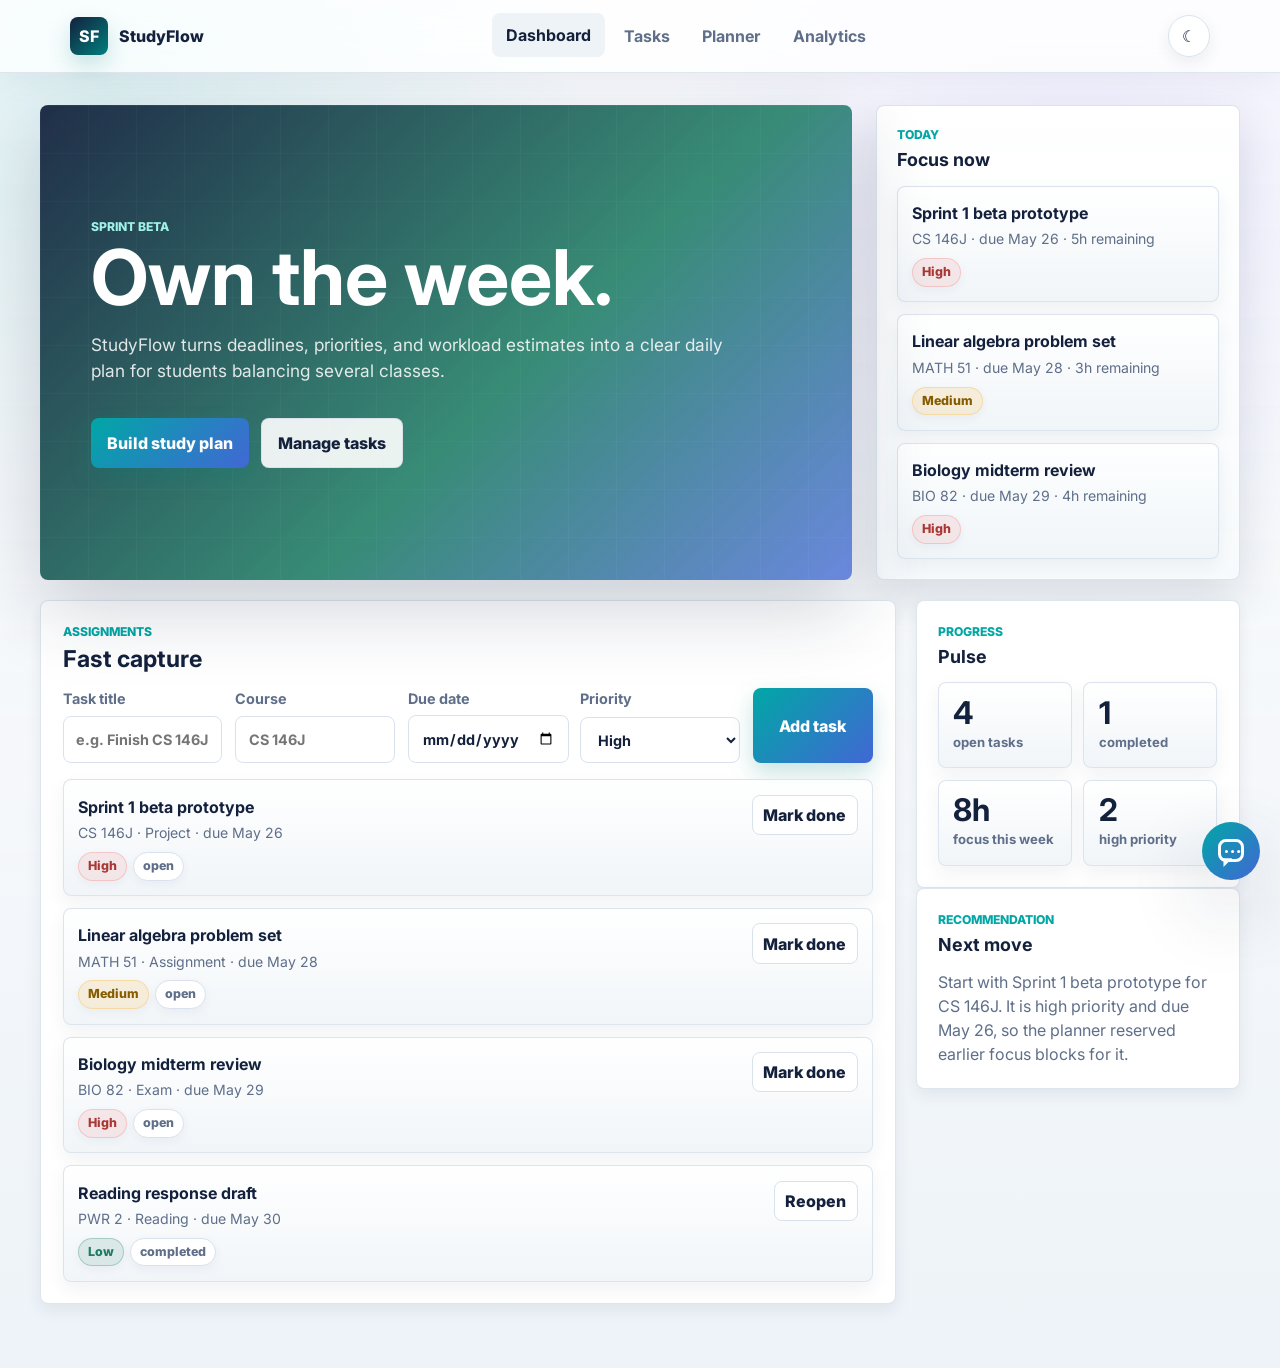
<file: pages/index.html>
<!DOCTYPE html>
<html lang="en">
  <head>
    <meta charset="UTF-8" />
    <meta name="viewport" content="width=device-width, initial-scale=1.0" />
    <title>StudyFlow | Dashboard</title>
    <link rel="preconnect" href="https://fonts.googleapis.com" />
    <link rel="preconnect" href="https://fonts.gstatic.com" crossorigin />
    <link
      href="https://fonts.googleapis.com/css2?family=Inter:wght@400;500;600;700;800&display=swap"
      rel="stylesheet"
    />
    <link rel="stylesheet" href="../css/styles.css" />
    <script src="../js/theme-toggle.js" defer></script>
    <script src="../js/bundle.js" defer></script>
  </head>
  <body data-page="dashboard">
    <a class="skip-link" href="#main">Skip to main content</a>
    <header class="site-header">
      <nav class="nav-shell" aria-label="Primary navigation">
        <a class="brand" href="index.html" aria-label="StudyFlow dashboard">
          <span class="brand-mark" aria-hidden="true">SF</span>
          <span>StudyFlow</span>
        </a>
        <button class="nav-toggle" type="button" aria-expanded="false" aria-controls="primary-nav">
          <span class="sr-only">Toggle navigation</span>
          <span aria-hidden="true"></span>
        </button>
        <ul class="nav-links" id="primary-nav">
          <li><a aria-current="page" href="index.html">Dashboard</a></li>
          <li><a href="tasks.html">Tasks</a></li>
          <li><a href="planner.html">Planner</a></li>
          <li><a href="analytics.html">Analytics</a></li>
        </ul>
        <button class="theme-toggle" type="button" aria-label="Switch to dark mode" aria-pressed="false">
          <span aria-hidden="true">☾</span>
        </button>
      </nav>
    </header>

    <main id="main" class="page-shell">
      <section class="hero-grid" aria-labelledby="dashboard-title">
        <div class="hero-copy">
          <p class="eyebrow">Sprint beta</p>
          <h1 id="dashboard-title">Own the week.</h1>
          <p>
            StudyFlow turns deadlines, priorities, and workload estimates into a clear daily plan
            for students balancing several classes.
          </p>
          <div class="hero-actions" aria-label="Primary actions">
            <a class="button primary" href="planner.html">Build study plan</a>
            <a class="button secondary" href="tasks.html">Manage tasks</a>
          </div>
        </div>
        <section class="today-panel" aria-labelledby="today-title">
          <div class="section-heading compact">
            <p class="eyebrow">Today</p>
            <h2 id="today-title">Focus now</h2>
          </div>
          <div class="focus-stack" id="todayFocus" aria-live="polite"></div>
        </section>
      </section>

      <section class="dashboard-layout" aria-label="Dashboard overview">
        <section class="panel task-panel" aria-labelledby="quick-add-title">
          <div class="section-heading">
            <p class="eyebrow">Assignments</p>
            <h2 id="quick-add-title">Fast capture</h2>
          </div>
          <form class="quick-form" id="quickTaskForm">
            <label>
              <span>Task title</span>
              <input required name="title" type="text" placeholder="e.g. Finish CS 146J prototype" />
            </label>
            <label>
              <span>Course</span>
              <input required name="course" type="text" placeholder="CS 146J" />
            </label>
            <label>
              <span>Due date</span>
              <input required name="dueDate" type="date" />
            </label>
            <label>
              <span>Priority</span>
              <select name="priority">
                <option>High</option>
                <option>Medium</option>
                <option>Low</option>
              </select>
            </label>
            <button class="button primary" type="submit">Add task</button>
          </form>
          <div class="task-list" id="dashboardTasks" aria-live="polite"></div>
        </section>

        <aside class="insight-column" aria-label="Study insights">
          <section class="panel metric-grid" aria-labelledby="metrics-title">
            <div class="section-heading compact">
              <p class="eyebrow">Progress</p>
              <h2 id="metrics-title">Pulse</h2>
            </div>
            <div class="metrics" id="dashboardMetrics"></div>
          </section>
          <section class="panel" aria-labelledby="recommendation-title">
            <div class="section-heading compact">
              <p class="eyebrow">Recommendation</p>
              <h2 id="recommendation-title">Next move</h2>
            </div>
            <p class="recommendation" id="smartRecommendation"></p>
          </section>
        </aside>
      </section>
    </main>
    <section class="ai-assistant" aria-label="StudyFlow AI assistant">
      <button class="ai-fab" type="button" aria-expanded="false" aria-controls="aiPanel">
        <span aria-hidden="true" class="message-icon"></span>
        <span class="sr-only">Open assistant</span>
      </button>
      <div class="ai-panel" id="aiPanel" aria-live="polite">
        <header>
          <div>
            <p class="eyebrow">Assistant</p>
            <h2>Study copilot</h2>
          </div>
          <button class="small-action ai-close" type="button">Close</button>
        </header>
        <div class="ai-messages" id="aiMessages"></div>
        <div class="ai-prompts" aria-label="Suggested assistant prompts">
          <button type="button" data-ai-prompt="next">What should I do next?</button>
          <button type="button" data-ai-prompt="plan">Build a study plan</button>
          <button type="button" data-ai-prompt="risk">Show my risks</button>
        </div>
        <form class="ai-chat-form" data-ai-chat-form>
          <label class="sr-only" for="aiChatInputDashboard">Ask the assistant</label>
          <input id="aiChatInputDashboard" name="message" type="text" placeholder="Ask about your workload..." autocomplete="off" />
          <button type="submit">Send</button>
        </form>
      </div>
    </section>
  </body>
</html>
</file>
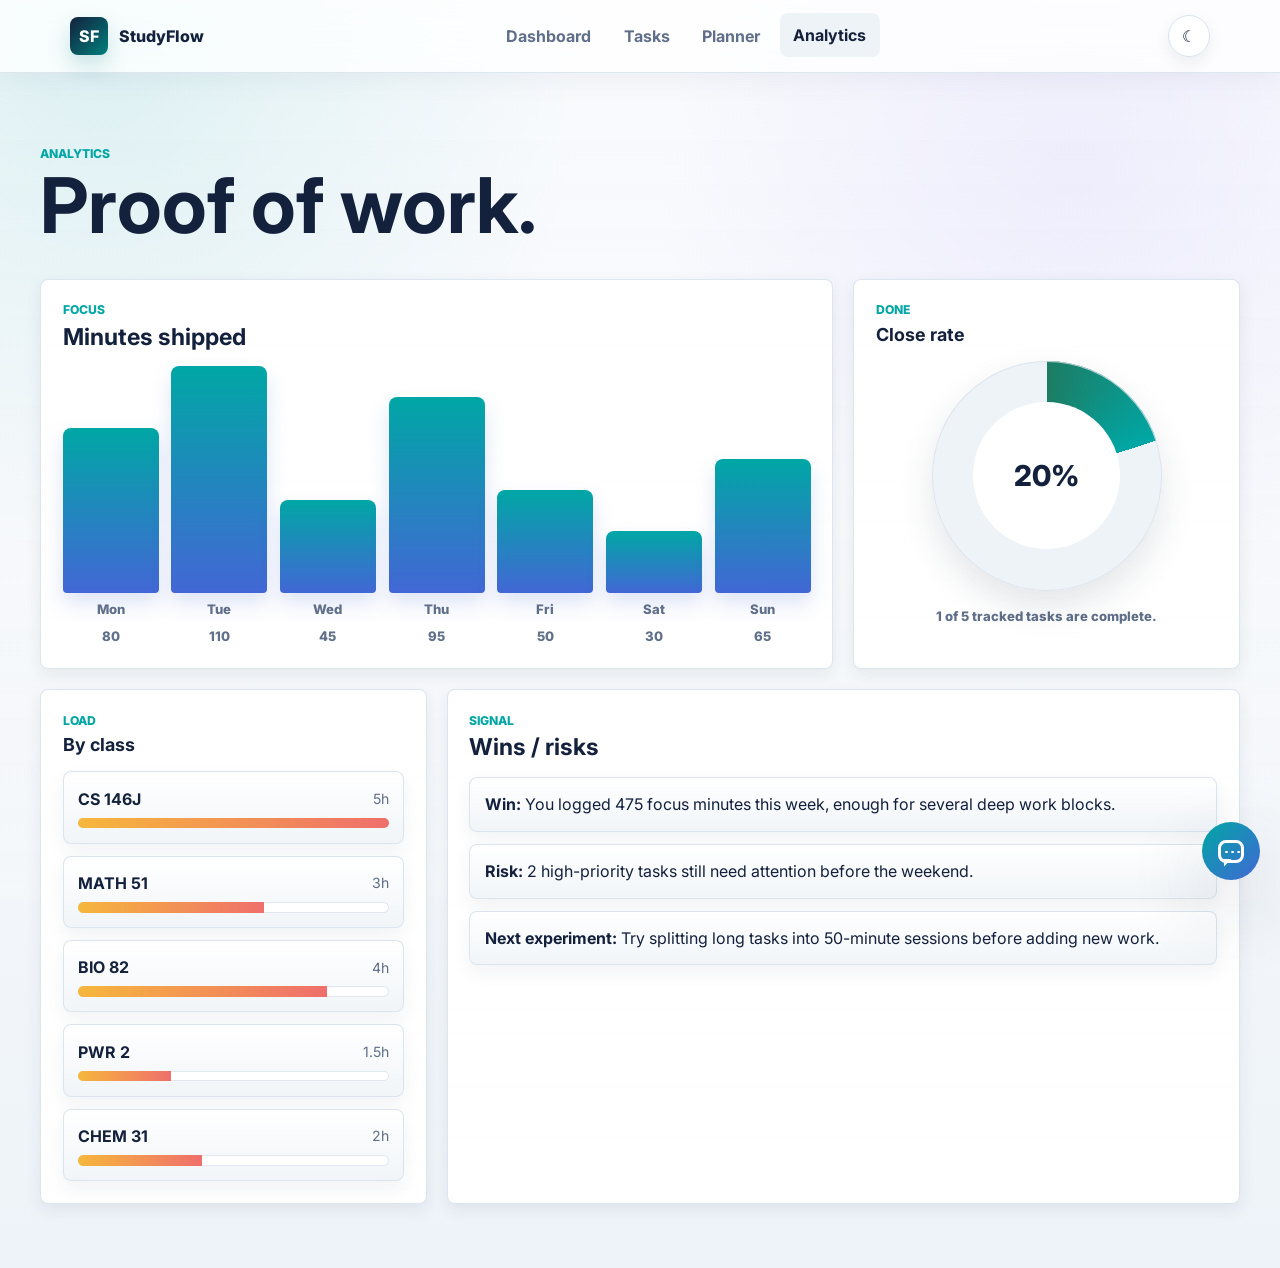
<file: pages/analytics.html>
<!DOCTYPE html>
<html lang="en">
  <head>
    <meta charset="UTF-8" />
    <meta name="viewport" content="width=device-width, initial-scale=1.0" />
    <title>StudyFlow | Analytics</title>
    <link rel="preconnect" href="https://fonts.googleapis.com" />
    <link rel="preconnect" href="https://fonts.gstatic.com" crossorigin />
    <link
      href="https://fonts.googleapis.com/css2?family=Inter:wght@400;500;600;700;800&display=swap"
      rel="stylesheet"
    />
    <link rel="stylesheet" href="../css/styles.css" />
    <script src="../js/theme-toggle.js" defer></script>
    <script src="../js/bundle.js" defer></script>
  </head>
  <body data-page="analytics">
    <a class="skip-link" href="#main">Skip to main content</a>
    <header class="site-header">
      <nav class="nav-shell" aria-label="Primary navigation">
        <a class="brand" href="index.html" aria-label="StudyFlow dashboard">
          <span class="brand-mark" aria-hidden="true">SF</span>
          <span>StudyFlow</span>
        </a>
        <button class="nav-toggle" type="button" aria-expanded="false" aria-controls="primary-nav">
          <span class="sr-only">Toggle navigation</span>
          <span aria-hidden="true"></span>
        </button>
        <ul class="nav-links" id="primary-nav">
          <li><a href="index.html">Dashboard</a></li>
          <li><a href="tasks.html">Tasks</a></li>
          <li><a href="planner.html">Planner</a></li>
          <li><a aria-current="page" href="analytics.html">Analytics</a></li>
        </ul>
        <button class="theme-toggle" type="button" aria-label="Switch to dark mode" aria-pressed="false">
          <span aria-hidden="true">☾</span>
        </button>
      </nav>
    </header>

    <main id="main" class="page-shell">
      <section class="page-intro" aria-labelledby="analytics-title">
        <p class="eyebrow">Analytics</p>
        <h1 id="analytics-title">Proof of work.</h1>
      </section>

      <section class="analytics-grid" aria-label="Analytics dashboard">
        <section class="panel span-two" aria-labelledby="focus-chart-title">
          <div class="section-heading">
            <p class="eyebrow">Focus</p>
            <h2 id="focus-chart-title">Minutes shipped</h2>
          </div>
          <div class="bar-chart" id="focusChart" role="img" aria-label="Bar chart of focus minutes by day"></div>
        </section>
        <section class="panel" aria-labelledby="completion-title">
          <div class="section-heading compact">
            <p class="eyebrow">Done</p>
            <h2 id="completion-title">Close rate</h2>
          </div>
          <div class="donut" id="completionDonut" aria-label="Task completion percentage"></div>
          <p class="chart-caption" id="completionCaption"></p>
        </section>
        <section class="panel" aria-labelledby="course-title">
          <div class="section-heading compact">
            <p class="eyebrow">Load</p>
            <h2 id="course-title">By class</h2>
          </div>
          <div class="course-breakdown" id="courseBreakdown"></div>
        </section>
        <section class="panel span-two" aria-labelledby="wins-title">
          <div class="section-heading">
            <p class="eyebrow">Signal</p>
            <h2 id="wins-title">Wins / risks</h2>
          </div>
          <div class="insight-list" id="insightList"></div>
        </section>
      </section>
    </main>
    <section class="ai-assistant" aria-label="StudyFlow AI assistant">
      <button class="ai-fab" type="button" aria-expanded="false" aria-controls="aiPanel">
        <span aria-hidden="true" class="message-icon"></span>
        <span class="sr-only">Open assistant</span>
      </button>
      <div class="ai-panel" id="aiPanel" aria-live="polite">
        <header>
          <div>
            <p class="eyebrow">Assistant</p>
            <h2>Study copilot</h2>
          </div>
          <button class="small-action ai-close" type="button">Close</button>
        </header>
        <div class="ai-messages" id="aiMessages"></div>
        <div class="ai-prompts" aria-label="Suggested assistant prompts">
          <button type="button" data-ai-prompt="next">What should I do next?</button>
          <button type="button" data-ai-prompt="plan">Build a study plan</button>
          <button type="button" data-ai-prompt="risk">Show my risks</button>
        </div>
        <form class="ai-chat-form" data-ai-chat-form>
          <label class="sr-only" for="aiChatInputAnalytics">Ask the assistant</label>
          <input id="aiChatInputAnalytics" name="message" type="text" placeholder="Ask about your workload..." autocomplete="off" />
          <button type="submit">Send</button>
        </form>
      </div>
    </section>
  </body>
</html>
</file>
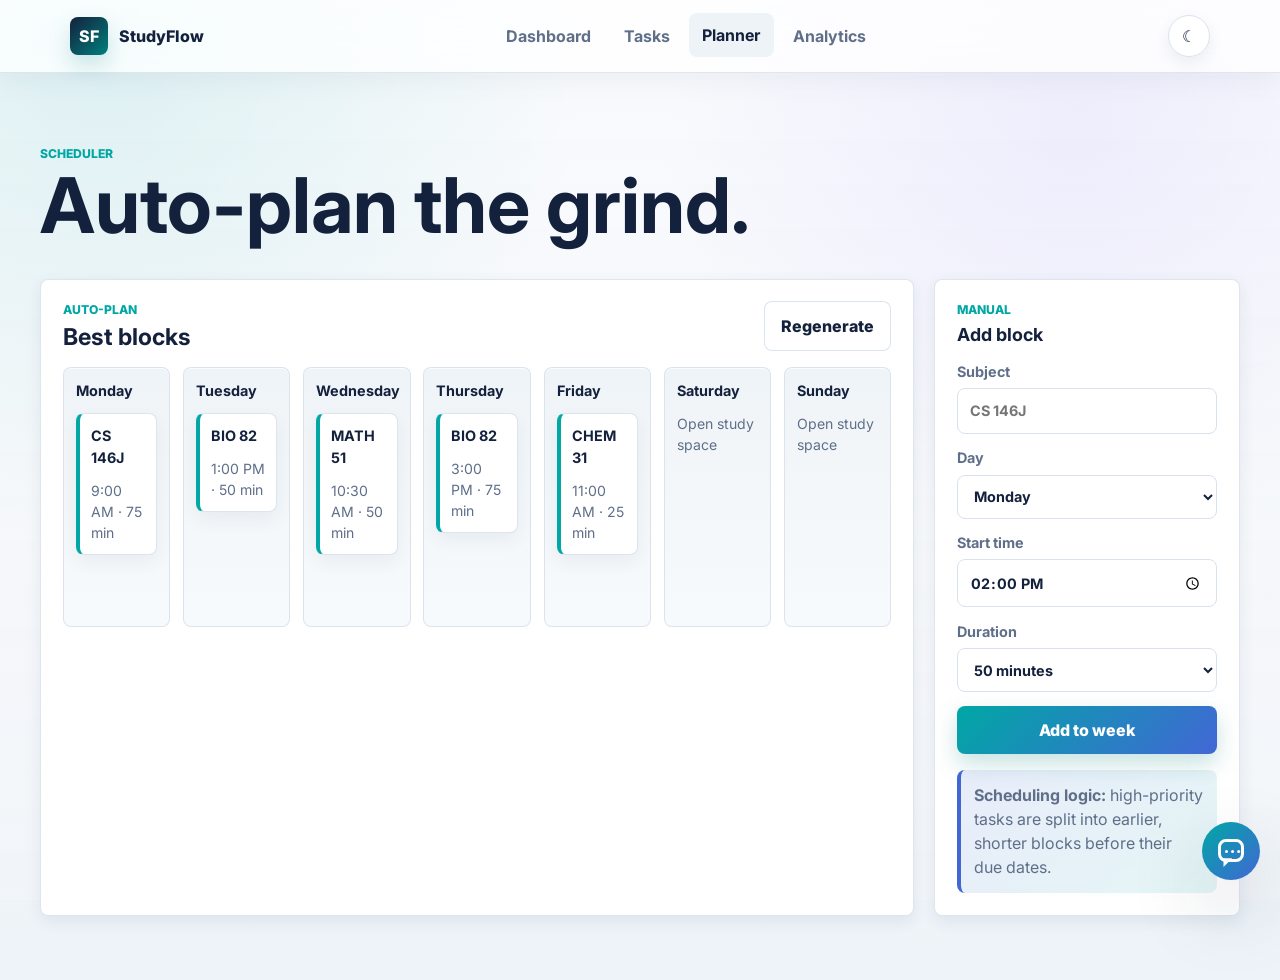
<file: pages/planner.html>
<!DOCTYPE html>
<html lang="en">
  <head>
    <meta charset="UTF-8" />
    <meta name="viewport" content="width=device-width, initial-scale=1.0" />
    <title>StudyFlow | Planner</title>
    <link rel="preconnect" href="https://fonts.googleapis.com" />
    <link rel="preconnect" href="https://fonts.gstatic.com" crossorigin />
    <link
      href="https://fonts.googleapis.com/css2?family=Inter:wght@400;500;600;700;800&display=swap"
      rel="stylesheet"
    />
    <link rel="stylesheet" href="../css/styles.css" />
    <script src="../js/theme-toggle.js" defer></script>
    <script src="../js/bundle.js" defer></script>
  </head>
  <body data-page="planner">
    <a class="skip-link" href="#main">Skip to main content</a>
    <header class="site-header">
      <nav class="nav-shell" aria-label="Primary navigation">
        <a class="brand" href="index.html" aria-label="StudyFlow dashboard">
          <span class="brand-mark" aria-hidden="true">SF</span>
          <span>StudyFlow</span>
        </a>
        <button class="nav-toggle" type="button" aria-expanded="false" aria-controls="primary-nav">
          <span class="sr-only">Toggle navigation</span>
          <span aria-hidden="true"></span>
        </button>
        <ul class="nav-links" id="primary-nav">
          <li><a href="index.html">Dashboard</a></li>
          <li><a href="tasks.html">Tasks</a></li>
          <li><a aria-current="page" href="planner.html">Planner</a></li>
          <li><a href="analytics.html">Analytics</a></li>
        </ul>
        <button class="theme-toggle" type="button" aria-label="Switch to dark mode" aria-pressed="false">
          <span aria-hidden="true">☾</span>
        </button>
      </nav>
    </header>

    <main id="main" class="page-shell">
      <section class="page-intro" aria-labelledby="planner-title">
        <p class="eyebrow">Scheduler</p>
        <h1 id="planner-title">Auto-plan the grind.</h1>
      </section>

      <section class="planner-grid">
        <section class="panel" aria-labelledby="generated-title">
          <div class="section-heading with-actions">
            <div>
              <p class="eyebrow">Auto-plan</p>
              <h2 id="generated-title">Best blocks</h2>
            </div>
            <button class="button secondary" id="regeneratePlan" type="button">Regenerate</button>
          </div>
          <div class="week-grid" id="weekPlan" aria-live="polite"></div>
        </section>

        <aside class="panel" aria-labelledby="manual-session-title">
          <div class="section-heading compact">
            <p class="eyebrow">Manual</p>
            <h2 id="manual-session-title">Add block</h2>
          </div>
          <form class="stacked-form" id="sessionForm">
            <label>
              <span>Subject</span>
              <input required name="subject" type="text" placeholder="CS 146J" />
            </label>
            <label>
              <span>Day</span>
              <select name="day">
                <option>Monday</option>
                <option>Tuesday</option>
                <option>Wednesday</option>
                <option>Thursday</option>
                <option>Friday</option>
                <option>Saturday</option>
                <option>Sunday</option>
              </select>
            </label>
            <label>
              <span>Start time</span>
              <input required name="time" type="time" value="14:00" />
            </label>
            <label>
              <span>Duration</span>
              <select name="duration">
                <option value="25">25 minutes</option>
                <option value="50" selected>50 minutes</option>
                <option value="75">75 minutes</option>
              </select>
            </label>
            <button class="button primary" type="submit">Add to week</button>
          </form>
          <div class="planner-note">
            <strong>Scheduling logic:</strong>
            high-priority tasks are split into earlier, shorter blocks before their due dates.
          </div>
        </aside>
      </section>
    </main>
    <section class="ai-assistant" aria-label="StudyFlow AI assistant">
      <button class="ai-fab" type="button" aria-expanded="false" aria-controls="aiPanel">
        <span aria-hidden="true" class="message-icon"></span>
        <span class="sr-only">Open assistant</span>
      </button>
      <div class="ai-panel" id="aiPanel" aria-live="polite">
        <header>
          <div>
            <p class="eyebrow">Assistant</p>
            <h2>Study copilot</h2>
          </div>
          <button class="small-action ai-close" type="button">Close</button>
        </header>
        <div class="ai-messages" id="aiMessages"></div>
        <div class="ai-prompts" aria-label="Suggested assistant prompts">
          <button type="button" data-ai-prompt="next">What should I do next?</button>
          <button type="button" data-ai-prompt="plan">Build a study plan</button>
          <button type="button" data-ai-prompt="risk">Show my risks</button>
        </div>
        <form class="ai-chat-form" data-ai-chat-form>
          <label class="sr-only" for="aiChatInputPlanner">Ask the assistant</label>
          <input id="aiChatInputPlanner" name="message" type="text" placeholder="Ask about your workload..." autocomplete="off" />
          <button type="submit">Send</button>
        </form>
      </div>
    </section>
  </body>
</html>
</file>
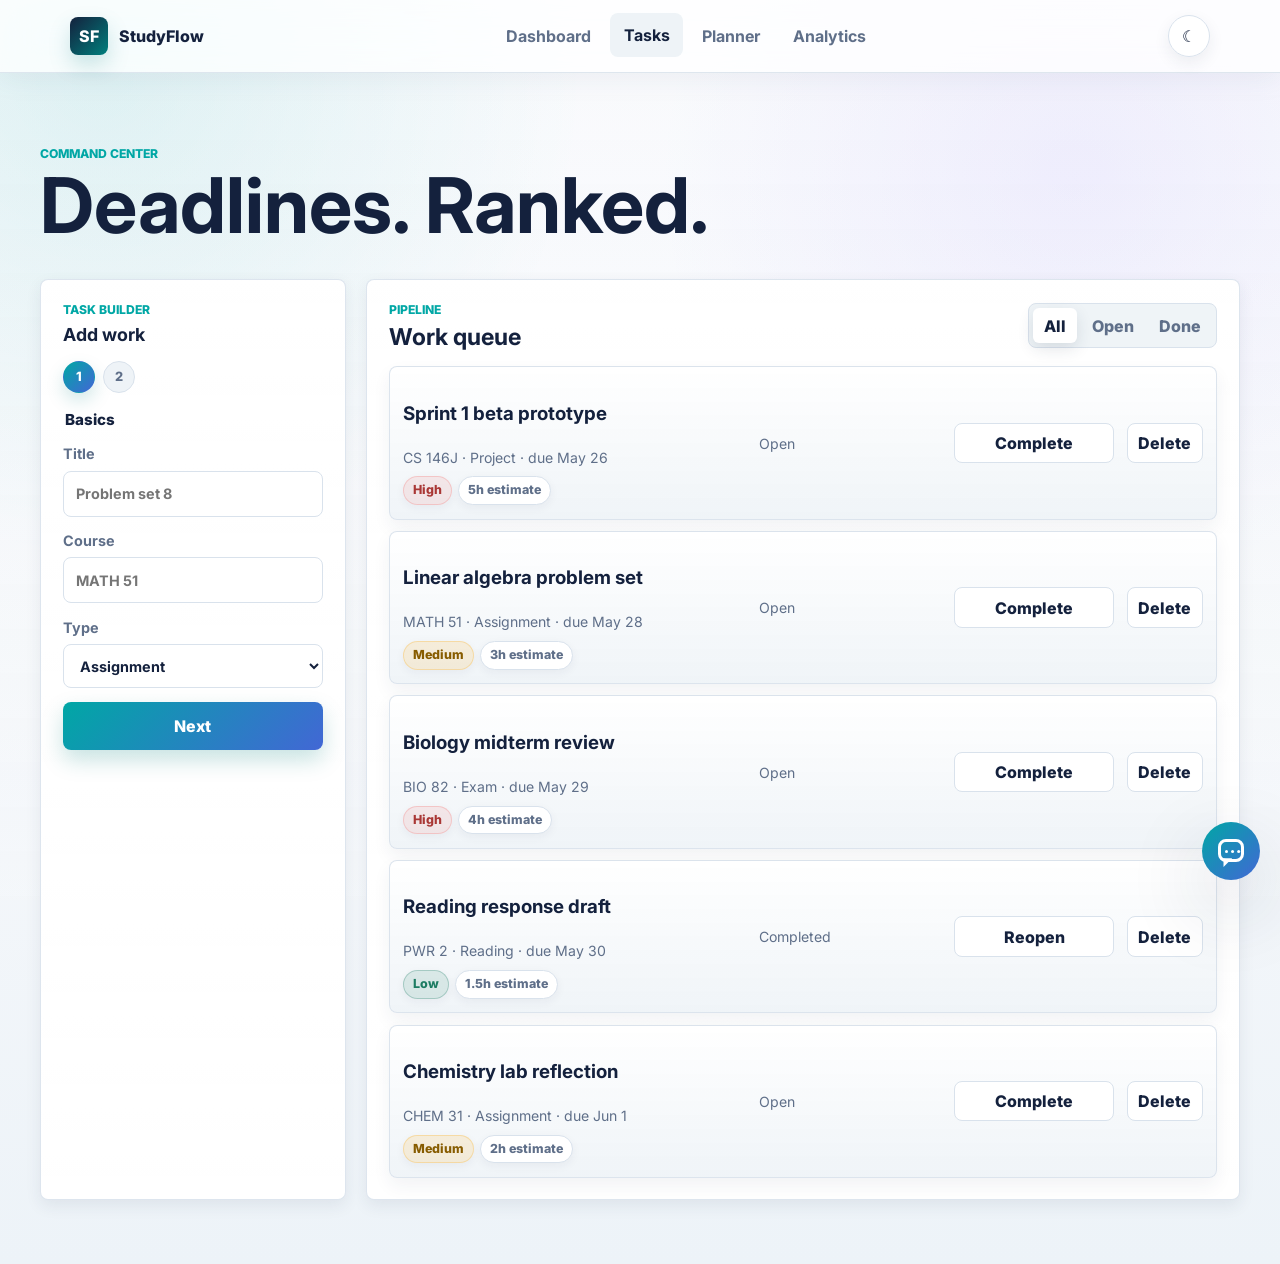
<file: pages/tasks.html>
<!DOCTYPE html>
<html lang="en">
  <head>
    <meta charset="UTF-8" />
    <meta name="viewport" content="width=device-width, initial-scale=1.0" />
    <title>StudyFlow | Tasks</title>
    <link rel="preconnect" href="https://fonts.googleapis.com" />
    <link rel="preconnect" href="https://fonts.gstatic.com" crossorigin />
    <link
      href="https://fonts.googleapis.com/css2?family=Inter:wght@400;500;600;700;800&display=swap"
      rel="stylesheet"
    />
    <link rel="stylesheet" href="../css/styles.css" />
    <script src="../js/theme-toggle.js" defer></script>
    <script src="../js/bundle.js" defer></script>
  </head>
  <body data-page="tasks">
    <a class="skip-link" href="#main">Skip to main content</a>
    <header class="site-header">
      <nav class="nav-shell" aria-label="Primary navigation">
        <a class="brand" href="index.html" aria-label="StudyFlow dashboard">
          <span class="brand-mark" aria-hidden="true">SF</span>
          <span>StudyFlow</span>
        </a>
        <button class="nav-toggle" type="button" aria-expanded="false" aria-controls="primary-nav">
          <span class="sr-only">Toggle navigation</span>
          <span aria-hidden="true"></span>
        </button>
        <ul class="nav-links" id="primary-nav">
          <li><a href="index.html">Dashboard</a></li>
          <li><a aria-current="page" href="tasks.html">Tasks</a></li>
          <li><a href="planner.html">Planner</a></li>
          <li><a href="analytics.html">Analytics</a></li>
        </ul>
        <button class="theme-toggle" type="button" aria-label="Switch to dark mode" aria-pressed="false">
          <span aria-hidden="true">☾</span>
        </button>
      </nav>
    </header>

    <main id="main" class="page-shell">
      <section class="page-intro" aria-labelledby="tasks-title">
        <p class="eyebrow">Command center</p>
        <h1 id="tasks-title">Deadlines. Ranked.</h1>
      </section>

      <section class="tool-layout">
        <aside class="panel" aria-labelledby="new-task-title">
          <div class="section-heading compact">
            <p class="eyebrow">Task builder</p>
            <h2 id="new-task-title">Add work</h2>
          </div>
          <div class="form-steps" aria-label="Task form progress">
            <span class="active" data-step-dot="1">1</span>
            <span data-step-dot="2">2</span>
          </div>
          <form class="stacked-form" id="taskForm">
            <fieldset class="form-step active" data-step="1">
              <legend>Basics</legend>
              <label>
                <span>Title</span>
                <input required name="title" type="text" placeholder="Problem set 8" />
              </label>
              <label>
                <span>Course</span>
                <input required name="course" type="text" placeholder="MATH 51" />
              </label>
              <label>
                <span>Type</span>
                <select name="type">
                  <option>Assignment</option>
                  <option>Exam</option>
                  <option>Reading</option>
                  <option>Project</option>
                </select>
              </label>
              <button class="button primary" type="button" data-next-step>Next</button>
            </fieldset>

            <fieldset class="form-step" data-step="2">
              <legend>Plan</legend>
              <label>
                <span>Due date</span>
                <input required name="dueDate" type="date" />
              </label>
              <label>
                <span>Estimated hours</span>
                <input required min="0.5" step="0.5" name="hours" type="number" value="2" />
              </label>
              <label>
                <span>Priority</span>
                <select name="priority">
                  <option>High</option>
                  <option>Medium</option>
                  <option>Low</option>
                </select>
              </label>
              <div class="form-preview" id="taskPreview" aria-live="polite"></div>
              <p class="form-error" id="taskFormError" aria-live="assertive"></p>
              <div class="form-actions">
                <button class="button secondary" type="button" data-prev-step>Back</button>
                <button class="button primary" type="submit">Save task</button>
              </div>
            </fieldset>
          </form>
        </aside>

        <section class="panel" aria-labelledby="all-tasks-title">
          <div class="section-heading with-actions">
            <div>
              <p class="eyebrow">Pipeline</p>
              <h2 id="all-tasks-title">Work queue</h2>
            </div>
            <div class="segmented-control" aria-label="Filter tasks">
              <button type="button" class="active" data-filter="all">All</button>
              <button type="button" data-filter="open">Open</button>
              <button type="button" data-filter="completed">Done</button>
            </div>
          </div>
          <div class="task-table" id="taskTable" aria-live="polite"></div>
        </section>
      </section>
    </main>
    <section class="ai-assistant" aria-label="StudyFlow AI assistant">
      <button class="ai-fab" type="button" aria-expanded="false" aria-controls="aiPanel">
        <span aria-hidden="true" class="message-icon"></span>
        <span class="sr-only">Open assistant</span>
      </button>
      <div class="ai-panel" id="aiPanel" aria-live="polite">
        <header>
          <div>
            <p class="eyebrow">Assistant</p>
            <h2>Study copilot</h2>
          </div>
          <button class="small-action ai-close" type="button">Close</button>
        </header>
        <div class="ai-messages" id="aiMessages"></div>
        <div class="ai-prompts" aria-label="Suggested assistant prompts">
          <button type="button" data-ai-prompt="next">What should I do next?</button>
          <button type="button" data-ai-prompt="plan">Build a study plan</button>
          <button type="button" data-ai-prompt="risk">Show my risks</button>
        </div>
        <form class="ai-chat-form" data-ai-chat-form>
          <label class="sr-only" for="aiChatInputTasks">Ask the assistant</label>
          <input id="aiChatInputTasks" name="message" type="text" placeholder="Ask about your workload..." autocomplete="off" />
          <button type="submit">Send</button>
        </form>
      </div>
    </section>
  </body>
</html>
</file>
<file: css/styles.css>
:root {
  color-scheme: light;
  --ink: #14213d;
  --ink-soft: #263b62;
  --muted: #5f6f89;
  --muted-strong: #455671;
  --subtle: #eef3f7;
  --subtle-2: #f7fafc;
  --paper: #ffffff;
  --page: #f6f8fb;
  --line: #d9e2ec;
  --line-strong: #c4d0dd;
  --green: #1d7c63;
  --teal: #00a7a5;
  --teal-dark: #007f7d;
  --gold: #f6b73c;
  --coral: #ef6f6c;
  --blue: #4267d5;
  --lavender: #7c5cff;
  --shadow-sm: 0 6px 16px rgba(35, 49, 78, 0.08);
  --shadow: 0 18px 45px rgba(35, 49, 78, 0.14);
  --shadow-lg: 0 28px 80px rgba(27, 41, 72, 0.2);
  --ring: 0 0 0 4px rgba(0, 167, 165, 0.18);
}

:root[data-theme="dark"] {
  color-scheme: dark;
  --ink: #ecf4ff;
  --ink-soft: #c9d8ee;
  --muted: #9fb0c8;
  --muted-strong: #c6d3e4;
  --subtle: #162235;
  --subtle-2: #10192a;
  --paper: #0f1726;
  --page: #09111f;
  --line: #27364d;
  --line-strong: #3b4c68;
  --green: #62d6af;
  --teal: #21d4d1;
  --teal-dark: #12a7a4;
  --gold: #f8c65c;
  --coral: #ff8582;
  --blue: #7ea2ff;
  --lavender: #a998ff;
  --shadow-sm: 0 8px 20px rgba(0, 0, 0, 0.28);
  --shadow: 0 20px 50px rgba(0, 0, 0, 0.38);
  --shadow-lg: 0 30px 90px rgba(0, 0, 0, 0.48);
  --ring: 0 0 0 4px rgba(33, 212, 209, 0.24);
}

* {
  box-sizing: border-box;
}

body {
  margin: 0;
  background:
    radial-gradient(circle at 8% 6%, rgba(0, 167, 165, 0.16), transparent 30rem),
    radial-gradient(circle at 84% 14%, rgba(124, 92, 255, 0.12), transparent 26rem),
    linear-gradient(180deg, #fbfcfe 0%, var(--page) 52%, #edf3f8 100%);
  color: var(--ink);
  font-family: Inter, system-ui, -apple-system, BlinkMacSystemFont, "Segoe UI", sans-serif;
  line-height: 1.5;
  min-height: 100vh;
  position: relative;
}

:root[data-theme="dark"] body {
  background:
    radial-gradient(circle at 8% 6%, rgba(33, 212, 209, 0.14), transparent 30rem),
    radial-gradient(circle at 84% 14%, rgba(126, 162, 255, 0.12), transparent 26rem),
    linear-gradient(180deg, #09111f 0%, #0f1726 52%, #111d30 100%);
}

body::before {
  background-image:
    linear-gradient(180deg, rgba(246, 248, 251, 0.76), rgba(246, 248, 251, 0.94)),
    var(--page-bg);
  background-position: center;
  background-size: cover;
  content: "";
  inset: 0;
  opacity: 0.44;
  pointer-events: none;
  position: fixed;
  z-index: -1;
}

:root[data-theme="dark"] body::before {
  background-image:
    linear-gradient(180deg, rgba(9, 17, 31, 0.78), rgba(9, 17, 31, 0.94)),
    var(--page-bg);
  opacity: 0.5;
}

body[data-page="dashboard"] {
  --page-bg: url("https://images.unsplash.com/photo-1497366754035-f200968a6e72?auto=format&fit=crop&w=1800&q=80");
}

body[data-page="tasks"] {
  --page-bg: url("https://images.unsplash.com/photo-1517842645767-c639042777db?auto=format&fit=crop&w=1800&q=80");
}

body[data-page="planner"] {
  --page-bg: url("https://images.unsplash.com/photo-1506784983877-45594efa4cbe?auto=format&fit=crop&w=1800&q=80");
}

body[data-page="analytics"] {
  --page-bg: url("https://images.unsplash.com/photo-1551288049-bebda4e38f71?auto=format&fit=crop&w=1800&q=80");
}

a {
  color: inherit;
}

button,
input,
select {
  font: inherit;
}

button {
  cursor: pointer;
}

::selection {
  background: rgba(0, 167, 165, 0.22);
}

.skip-link {
  background: var(--ink);
  border-radius: 8px;
  color: white;
  left: 1rem;
  padding: 0.65rem 0.9rem;
  position: fixed;
  top: -5rem;
  z-index: 20;
}

.skip-link:focus {
  top: 1rem;
}

.sr-only {
  clip: rect(0, 0, 0, 0);
  border: 0;
  height: 1px;
  margin: -1px;
  overflow: hidden;
  padding: 0;
  position: absolute;
  white-space: nowrap;
  width: 1px;
}

.no-modules body::after {
  background: #14213d;
  border-radius: 8px;
  bottom: 1rem;
  color: white;
  content: "Run with python3 -m http.server 8001, then open /pages/index.html";
  font-weight: 800;
  left: 1rem;
  max-width: min(28rem, calc(100vw - 2rem));
  padding: 0.85rem 1rem;
  position: fixed;
  z-index: 50;
}

.site-header {
  background: rgba(255, 255, 255, 0.78);
  border-bottom: 1px solid rgba(217, 226, 236, 0.85);
  box-shadow: 0 8px 28px rgba(35, 49, 78, 0.06);
  position: sticky;
  top: 0;
  z-index: 10;
  backdrop-filter: blur(20px) saturate(150%);
}

:root[data-theme="dark"] .site-header {
  background: rgba(9, 17, 31, 0.76);
  border-bottom-color: rgba(59, 76, 104, 0.8);
}

.nav-shell {
  align-items: center;
  display: flex;
  gap: 1rem;
  justify-content: space-between;
  margin: 0 auto;
  max-width: 1180px;
  padding: 0.85rem 1.25rem;
}

.brand {
  align-items: center;
  display: inline-flex;
  font-weight: 800;
  gap: 0.7rem;
  text-decoration: none;
  transition: transform 160ms ease;
}

.brand:hover {
  transform: translateY(-1px);
}

.brand-mark {
  align-items: center;
  background: linear-gradient(135deg, var(--ink), var(--teal-dark));
  border-radius: 8px;
  box-shadow: 0 10px 22px rgba(0, 127, 125, 0.2);
  color: white;
  display: inline-flex;
  height: 2.35rem;
  justify-content: center;
  letter-spacing: 0;
  width: 2.35rem;
}

.nav-links {
  align-items: center;
  display: flex;
  gap: 0.35rem;
  list-style: none;
  margin: 0;
  padding: 0;
}

.nav-links a {
  border-radius: 8px;
  color: var(--muted);
  display: inline-block;
  font-weight: 700;
  padding: 0.65rem 0.85rem;
  text-decoration: none;
  transition: background 160ms ease, color 160ms ease, transform 160ms ease;
}

.nav-links a:hover,
.nav-links a:focus-visible,
.nav-links a[aria-current="page"] {
  background: var(--subtle);
  color: var(--ink);
  outline: none;
  transform: translateY(-1px);
}

.theme-toggle {
  align-items: center;
  background: rgba(255, 255, 255, 0.88);
  border: 1px solid var(--line);
  border-radius: 999px;
  box-shadow: var(--shadow-sm);
  color: var(--ink);
  display: inline-flex;
  font-size: 1rem;
  font-weight: 800;
  height: 2.6rem;
  justify-content: center;
  transition: background 160ms ease, box-shadow 160ms ease, transform 160ms ease;
  width: 2.6rem;
}

.theme-toggle:hover,
.theme-toggle:focus-visible {
  box-shadow: var(--shadow);
  outline: none;
  transform: translateY(-1px);
}

:root[data-theme="dark"] .theme-toggle,
:root[data-theme="dark"] .nav-toggle {
  background: rgba(15, 23, 38, 0.9);
}

.nav-toggle {
  background: var(--paper);
  border: 1px solid var(--line);
  border-radius: 8px;
  box-shadow: var(--shadow-sm);
  display: none;
  height: 2.6rem;
  width: 2.6rem;
}

.nav-toggle span[aria-hidden="true"],
.nav-toggle span[aria-hidden="true"]::before,
.nav-toggle span[aria-hidden="true"]::after {
  background: var(--ink);
  display: block;
  height: 2px;
  margin: 0 auto;
  position: relative;
  width: 1.1rem;
}

.nav-toggle span[aria-hidden="true"]::before,
.nav-toggle span[aria-hidden="true"]::after {
  content: "";
  position: absolute;
}

.nav-toggle span[aria-hidden="true"]::before {
  top: -6px;
}

.nav-toggle span[aria-hidden="true"]::after {
  top: 6px;
}

.page-shell {
  margin: 0 auto;
  max-width: 1180px;
  padding: clamp(1rem, 3vw, 2rem) 1.25rem 4rem;
}
.hero-grid {
  align-items: stretch;
  display: grid;
  gap: clamp(1rem, 2vw, 1.5rem);
  grid-template-columns: minmax(0, 1.4fr) minmax(320px, 0.7fr);
  min-height: 410px;
}

.hero-copy {
  align-content: center;
  background:
    linear-gradient(135deg, rgba(20, 33, 61, 0.94), rgba(29, 124, 99, 0.88) 58%, rgba(66, 103, 213, 0.78)),
    url("https://images.unsplash.com/photo-1516321318423-f06f85e504b3?auto=format&fit=crop&w=1200&q=80");
  background-position: center;
  background-size: cover;
  border-radius: 8px;
  box-shadow: var(--shadow-lg);
  color: white;
  display: grid;
  min-height: 410px;
  overflow: hidden;
  padding: clamp(1.4rem, 4vw, 3.25rem);
  position: relative;
  isolation: isolate;
}

.hero-copy::after {
  background:
    linear-gradient(90deg, rgba(255, 255, 255, 0.16) 1px, transparent 1px),
    linear-gradient(180deg, rgba(255, 255, 255, 0.12) 1px, transparent 1px);
  background-size: 48px 48px;
  content: "";
  inset: 0;
  opacity: 0.2;
  position: absolute;
  z-index: -1;
}

.hero-copy h1,
.page-intro h1 {
  font-size: clamp(2.2rem, 6vw, 4.9rem);
  letter-spacing: 0;
  line-height: 0.96;
  margin: 0;
  max-width: 850px;
}

.hero-copy p:not(.eyebrow) {
  color: rgba(255, 255, 255, 0.86);
  font-size: 1.08rem;
  max-width: 660px;
  text-wrap: pretty;
}

.eyebrow {
  color: var(--teal);
  font-size: 0.76rem;
  font-weight: 800;
  letter-spacing: 0;
  margin: 0 0 0.35rem;
  text-transform: uppercase;
}

.hero-copy .eyebrow {
  color: #9ff2e8;
}

.hero-actions {
  display: flex;
  flex-wrap: wrap;
  gap: 0.75rem;
  margin-top: 1rem;
}

.button {
  align-items: center;
  border: 0;
  border-radius: 8px;
  display: inline-flex;
  font-weight: 800;
  justify-content: center;
  min-height: 2.8rem;
  padding: 0.75rem 1rem;
  text-decoration: none;
  transition: transform 160ms ease, box-shadow 160ms ease, background 160ms ease, color 160ms ease;
}

.button:hover,
.button:focus-visible {
  box-shadow: var(--shadow);
  outline: none;
  transform: translateY(-1px);
}

.primary {
  background: linear-gradient(135deg, var(--teal), var(--blue));
  box-shadow: 0 10px 22px rgba(0, 127, 125, 0.22);
  color: white;
}

.secondary {
  background: rgba(255, 255, 255, 0.9);
  border: 1px solid rgba(217, 226, 236, 0.9);
  color: var(--ink);
}

:root[data-theme="dark"] .secondary {
  background: rgba(22, 34, 53, 0.92);
}

.panel {
  background:
    linear-gradient(180deg, rgba(255, 255, 255, 0.98), rgba(255, 255, 255, 0.9)),
    var(--paper);
  border: 1px solid rgba(217, 226, 236, 0.88);
  border-radius: 8px;
  box-shadow: var(--shadow-sm);
  padding: clamp(1rem, 2vw, 1.35rem);
  transition: box-shadow 180ms ease, transform 180ms ease, border-color 180ms ease;
}

:root[data-theme="dark"] .panel {
  background:
    linear-gradient(180deg, rgba(15, 23, 38, 0.98), rgba(17, 29, 48, 0.94)),
    var(--paper);
}

.panel:hover {
  border-color: rgba(196, 208, 221, 0.95);
  box-shadow: var(--shadow);
}

.today-panel {
  background:
    linear-gradient(180deg, rgba(255, 255, 255, 0.96), rgba(247, 250, 252, 0.94)),
    var(--paper);
  border: 1px solid rgba(217, 226, 236, 0.9);
  border-radius: 8px;
  box-shadow: var(--shadow);
  padding: 1.25rem;
}

:root[data-theme="dark"] .today-panel {
  background:
    linear-gradient(180deg, rgba(15, 23, 38, 0.98), rgba(17, 29, 48, 0.94)),
    var(--paper);
}

.section-heading {
  margin-bottom: 1rem;
}

.section-heading h2,
.section-heading p,
.page-intro p {
  margin-top: 0;
}

.section-heading h2 {
  font-size: clamp(1.22rem, 2vw, 1.45rem);
  line-height: 1.1;
  margin-bottom: 0;
}

.compact h2 {
  font-size: 1.12rem;
}

.with-actions {
  align-items: center;
  display: flex;
  gap: 1rem;
  justify-content: space-between;
}

.dashboard-layout,
.tool-layout,
.planner-grid,
.analytics-grid {
  display: grid;
  gap: 1.25rem;
  margin-top: 1.25rem;
}

.dashboard-layout {
  grid-template-columns: minmax(0, 1.45fr) minmax(280px, 0.55fr);
}

.tool-layout,
.planner-grid {
  grid-template-columns: minmax(260px, 0.35fr) minmax(0, 1fr);
}

.planner-grid {
  grid-template-columns: minmax(0, 1fr) minmax(260px, 0.35fr);
}

.analytics-grid {
  grid-template-columns: repeat(3, minmax(0, 1fr));
}

.span-two {
  grid-column: span 2;
}

.page-intro {
  padding: 2.5rem 0 1rem;
}

.page-intro h1 {
  max-width: 920px;
}
label {
  color: var(--muted);
  display: grid;
  font-size: 0.9rem;
  font-weight: 700;
  gap: 0.35rem;
}

input,
select {
  background: rgba(255, 255, 255, 0.92);
  border: 1px solid var(--line);
  border-radius: 8px;
  color: var(--ink);
  min-height: 2.75rem;
  padding: 0.7rem 0.8rem;
  transition: border-color 160ms ease, box-shadow 160ms ease, transform 160ms ease;
  width: 100%;
}

:root[data-theme="dark"] input,
:root[data-theme="dark"] select {
  background: rgba(9, 17, 31, 0.72);
}

input:focus,
select:focus {
  border-color: var(--teal);
  box-shadow: var(--ring);
  outline: none;
}

input:hover,
select:hover {
  border-color: var(--line-strong);
}

.quick-form {
  display: grid;
  gap: 0.8rem;
  grid-template-columns: repeat(4, minmax(0, 1fr)) minmax(120px, auto);
  margin-bottom: 1rem;
}

.stacked-form {
  display: grid;
  gap: 0.85rem;
}

fieldset {
  border: 0;
  margin: 0;
  padding: 0;
}

legend {
  color: var(--ink);
  font-size: 0.95rem;
  font-weight: 800;
  margin-bottom: 0.75rem;
}

.form-steps {
  display: flex;
  gap: 0.5rem;
  margin-bottom: 1rem;
}

.form-steps span {
  align-items: center;
  background: var(--subtle);
  border: 1px solid var(--line);
  border-radius: 999px;
  color: var(--muted);
  display: inline-flex;
  font-size: 0.8rem;
  font-weight: 800;
  height: 2rem;
  justify-content: center;
  width: 2rem;
}

.form-steps span.active {
  background: linear-gradient(135deg, var(--teal), var(--blue));
  border-color: transparent;
  box-shadow: 0 8px 18px rgba(0, 127, 125, 0.18);
  color: white;
}

.form-step {
  display: none;
}

.form-step.active {
  display: grid;
  gap: 0.85rem;
}

.form-actions {
  display: grid;
  gap: 0.7rem;
  grid-template-columns: 0.75fr 1fr;
}

.form-preview {
  background:
    linear-gradient(135deg, rgba(0, 167, 165, 0.11), rgba(66, 103, 213, 0.1)),
    white;
  border: 1px solid rgba(0, 167, 165, 0.2);
  border-radius: 8px;
  box-shadow: inset 0 1px 0 rgba(255, 255, 255, 0.85);
  color: var(--muted);
  display: grid;
  gap: 0.35rem;
  padding: 0.85rem;
}

.form-preview strong {
  color: var(--ink);
  font-size: 1rem;
}

.form-preview em {
  color: var(--muted-strong);
  font-size: 0.82rem;
  font-style: normal;
  font-weight: 700;
}

.risk-meter {
  background: rgba(255, 255, 255, 0.78);
  border-radius: 999px;
  height: 0.55rem;
  margin-block: 0.25rem;
  overflow: hidden;
}

:root[data-theme="dark"] .form-preview {
  background:
    linear-gradient(135deg, rgba(33, 212, 209, 0.13), rgba(126, 162, 255, 0.12)),
    rgba(9, 17, 31, 0.82);
}

:root[data-theme="dark"] .risk-meter {
  background: rgba(9, 17, 31, 0.8);
}

.risk-meter span {
  background: linear-gradient(90deg, var(--green), var(--gold), var(--coral));
  display: block;
  height: 100%;
}

.form-error {
  color: #a93735;
  font-size: 0.86rem;
  font-weight: 800;
  margin: 0;
  min-height: 1.25rem;
}
.task-list,
.focus-stack,
.insight-list,
.course-breakdown {
  display: grid;
  gap: 0.75rem;
}

.task-card,
.focus-card,
.insight-card,
.course-row,
.metric-card,
.session-card {
  background:
    linear-gradient(180deg, rgba(255, 255, 255, 0.82), rgba(238, 243, 247, 0.82));
  border: 1px solid rgba(217, 226, 236, 0.92);
  border-radius: 8px;
  box-shadow: 0 8px 18px rgba(35, 49, 78, 0.06);
  padding: 0.9rem;
  transition: border-color 160ms ease, box-shadow 160ms ease, transform 160ms ease;
}

:root[data-theme="dark"] .task-card,
:root[data-theme="dark"] .focus-card,
:root[data-theme="dark"] .insight-card,
:root[data-theme="dark"] .course-row,
:root[data-theme="dark"] .metric-card,
:root[data-theme="dark"] .session-card {
  background:
    linear-gradient(180deg, rgba(22, 34, 53, 0.96), rgba(15, 23, 38, 0.96));
}

.task-card:hover,
.focus-card:hover,
.insight-card:hover,
.course-row:hover,
.metric-card:hover,
.session-card:hover {
  border-color: rgba(0, 167, 165, 0.3);
  box-shadow: 0 14px 30px rgba(35, 49, 78, 0.12);
  transform: translateY(-2px);
}

.task-card {
  align-items: start;
  display: grid;
  gap: 0.7rem;
  grid-template-columns: 1fr auto;
}

.task-card h3,
.focus-card h3,
.session-card h3 {
  font-size: 1rem;
  margin: 0 0 0.2rem;
}

.meta {
  color: var(--muted);
  font-size: 0.88rem;
  margin: 0;
}

.tag-row {
  display: flex;
  flex-wrap: wrap;
  gap: 0.4rem;
  margin-top: 0.55rem;
}

.tag {
  align-items: center;
  background: white;
  border: 1px solid var(--line);
  border-radius: 999px;
  color: var(--muted);
  display: inline-flex;
  font-size: 0.78rem;
  font-weight: 800;
  min-height: 1.7rem;
  padding: 0.25rem 0.55rem;
  box-shadow: 0 3px 10px rgba(35, 49, 78, 0.05);
}

:root[data-theme="dark"] .tag,
:root[data-theme="dark"] .small-action,
:root[data-theme="dark"] .segmented-control button.active,
:root[data-theme="dark"] .session-card {
  background: rgba(9, 17, 31, 0.78);
}

.tag.high {
  background: rgba(239, 111, 108, 0.12);
  border-color: rgba(239, 111, 108, 0.28);
  color: #a93735;
}

.tag.medium {
  background: rgba(246, 183, 60, 0.17);
  border-color: rgba(246, 183, 60, 0.34);
  color: #875c00;
}

.tag.low {
  background: rgba(29, 124, 99, 0.12);
  border-color: rgba(29, 124, 99, 0.28);
  color: var(--green);
}

.small-action {
  background: white;
  border: 1px solid var(--line);
  border-radius: 8px;
  color: var(--ink);
  font-weight: 800;
  min-height: 2.2rem;
  padding: 0.45rem 0.65rem;
  transition: border-color 160ms ease, box-shadow 160ms ease, transform 160ms ease;
}

.small-action:hover,
.small-action:focus-visible {
  border-color: var(--teal);
  box-shadow: var(--ring);
  outline: none;
  transform: translateY(-1px);
}

.metrics {
  display: grid;
  gap: 0.7rem;
  grid-template-columns: repeat(2, minmax(0, 1fr));
}

.metric-card strong {
  display: block;
  font-size: clamp(1.55rem, 3vw, 1.95rem);
  line-height: 1;
}

.metric-card span {
  color: var(--muted);
  font-size: 0.82rem;
  font-weight: 700;
}

.recommendation {
  color: var(--muted);
  font-size: 1rem;
  margin: 0;
}

.segmented-control {
  background: rgba(238, 243, 247, 0.9);
  border: 1px solid var(--line);
  border-radius: 8px;
  display: flex;
  gap: 0.2rem;
  padding: 0.25rem;
}

:root[data-theme="dark"] .segmented-control {
  background: rgba(16, 25, 42, 0.92);
}

.segmented-control button {
  background: transparent;
  border: 0;
  border-radius: 6px;
  color: var(--muted);
  font-weight: 800;
  min-height: 2.1rem;
  padding: 0.35rem 0.7rem;
  transition: background 160ms ease, box-shadow 160ms ease, color 160ms ease;
}

.segmented-control button.active {
  background: white;
  box-shadow: 0 6px 16px rgba(35, 49, 78, 0.12);
  color: var(--ink);
}

.task-table {
  display: grid;
  gap: 0.7rem;
}

.table-row {
  align-items: center;
  background:
    linear-gradient(180deg, rgba(255, 255, 255, 0.86), rgba(238, 243, 247, 0.9));
  border: 1px solid rgba(217, 226, 236, 0.92);
  border-radius: 8px;
  box-shadow: 0 8px 18px rgba(35, 49, 78, 0.06);
  display: grid;
  gap: 0.8rem;
  grid-template-columns: minmax(0, 1.5fr) 0.8fr 0.7fr auto;
  padding: 0.85rem;
  transition: border-color 160ms ease, box-shadow 160ms ease, transform 160ms ease;
}

:root[data-theme="dark"] .table-row {
  background:
    linear-gradient(180deg, rgba(22, 34, 53, 0.96), rgba(15, 23, 38, 0.96));
}

.table-row:hover {
  border-color: rgba(0, 167, 165, 0.28);
  box-shadow: 0 14px 30px rgba(35, 49, 78, 0.12);
  transform: translateY(-1px);
}

.week-grid {
  display: grid;
  gap: 0.8rem;
  grid-template-columns: repeat(7, minmax(0, 1fr));
}

.day-column {
  background:
    linear-gradient(180deg, rgba(238, 243, 247, 0.95), rgba(247, 250, 252, 0.95));
  border: 1px solid rgba(217, 226, 236, 0.92);
  border-radius: 8px;
  min-height: 260px;
  padding: 0.75rem;
  box-shadow: inset 0 1px 0 rgba(255, 255, 255, 0.75);
}

:root[data-theme="dark"] .day-column {
  background:
    linear-gradient(180deg, rgba(22, 34, 53, 0.95), rgba(16, 25, 42, 0.95));
}

.day-column h3 {
  font-size: 0.9rem;
  margin: 0 0 0.7rem;
}

.session-card {
  background: white;
  border-left: 4px solid var(--teal);
  margin-bottom: 0.55rem;
  padding: 0.7rem;
}

.planner-note {
  background: linear-gradient(135deg, rgba(66, 103, 213, 0.12), rgba(0, 167, 165, 0.1));
  border-left: 4px solid var(--blue);
  border-radius: 8px;
  color: var(--muted);
  margin-top: 1rem;
  padding: 0.85rem;
}

.bar-chart {
  align-items: end;
  display: grid;
  gap: 0.8rem;
  grid-template-columns: repeat(7, minmax(40px, 1fr));
  min-height: 280px;
}

.bar-column {
  align-items: center;
  display: grid;
  gap: 0.45rem;
  grid-template-rows: 1fr auto auto;
  height: 280px;
}

.bar-fill {
  align-self: end;
  background: linear-gradient(180deg, var(--teal), var(--blue));
  border-radius: 8px 8px 4px 4px;
  box-shadow: 0 10px 20px rgba(66, 103, 213, 0.18);
  min-height: 12px;
  width: 100%;
}

.bar-label,
.bar-value,
.chart-caption {
  color: var(--muted);
  font-size: 0.82rem;
  font-weight: 800;
  text-align: center;
}

.donut {
  align-items: center;
  aspect-ratio: 1;
  background: conic-gradient(var(--green) 0deg, var(--teal) var(--angle), var(--subtle) var(--angle), var(--subtle) 360deg);
  border-radius: 50%;
  box-shadow: inset 0 0 0 1px rgba(217, 226, 236, 0.8), 0 16px 34px rgba(35, 49, 78, 0.12);
  display: flex;
  justify-content: center;
  margin: 0 auto 1rem;
  max-width: 230px;
  position: relative;
}

.donut::after {
  background: var(--paper);
  border-radius: 50%;
  content: attr(data-label);
  display: grid;
  font-size: 1.8rem;
  font-weight: 800;
  inset: 18%;
  place-items: center;
  position: absolute;
}

.course-row {
  display: grid;
  gap: 0.45rem;
}

.course-row header {
  align-items: center;
  display: flex;
  justify-content: space-between;
}

.progress-track {
  background: var(--paper);
  border-radius: 999px;
  box-shadow: inset 0 0 0 1px rgba(217, 226, 236, 0.8);
  height: 0.65rem;
  overflow: hidden;
}

.progress-fill {
  background: linear-gradient(90deg, var(--gold), var(--coral));
  height: 100%;
}

.empty-state {
  background: var(--subtle);
  border: 1px dashed var(--line);
  border-radius: 8px;
  color: var(--muted);
  padding: 1rem;
  text-align: center;
}
.ai-assistant {
  bottom: 1.25rem;
  position: fixed;
  right: 1.25rem;
  z-index: 30;
}

.ai-fab {
  align-items: center;
  background: linear-gradient(135deg, var(--teal), var(--blue));
  border: 0;
  border-radius: 999px;
  box-shadow: var(--shadow-lg);
  color: white;
  display: inline-flex;
  font-weight: 900;
  height: 3.65rem;
  justify-content: center;
  letter-spacing: 0;
  transition: box-shadow 160ms ease, transform 160ms ease;
  width: 3.65rem;
}

.ai-fab:hover,
.ai-fab:focus-visible {
  box-shadow: 0 26px 70px rgba(0, 127, 125, 0.32);
  outline: none;
  transform: translateY(-2px);
}

.message-icon {
  border: 3px solid currentColor;
  border-radius: 8px;
  display: block;
  height: 1.45rem;
  position: relative;
  width: 1.65rem;
}

.message-icon::after {
  background: currentColor;
  clip-path: polygon(0 0, 100% 0, 0 100%);
  content: "";
  height: 0.55rem;
  left: 0.18rem;
  position: absolute;
  top: 1rem;
  width: 0.55rem;
}

.message-icon::before {
  background: currentColor;
  border-radius: 999px;
  box-shadow: 0.38rem 0 0 currentColor, 0.76rem 0 0 currentColor;
  content: "";
  height: 0.18rem;
  left: 0.27rem;
  position: absolute;
  top: 0.5rem;
  width: 0.18rem;
}

.ai-panel {
  background:
    linear-gradient(180deg, rgba(255, 255, 255, 0.98), rgba(247, 250, 252, 0.96)),
    var(--paper);
  border: 1px solid rgba(217, 226, 236, 0.94);
  border-radius: 8px;
  bottom: 4.6rem;
  box-shadow: var(--shadow-lg);
  display: none;
  max-height: min(620px, calc(100vh - 7rem));
  overflow: hidden;
  position: absolute;
  right: 0;
  width: min(360px, calc(100vw - 2rem));
}

:root[data-theme="dark"] .ai-panel {
  background:
    linear-gradient(180deg, rgba(15, 23, 38, 0.98), rgba(17, 29, 48, 0.96)),
    var(--paper);
  border-color: rgba(59, 76, 104, 0.9);
}

.ai-assistant.open .ai-panel {
  display: grid;
}

.ai-panel header {
  align-items: center;
  border-bottom: 1px solid var(--line);
  display: flex;
  gap: 1rem;
  justify-content: space-between;
  padding: 1rem;
}

.ai-panel h2 {
  font-size: 1.05rem;
  line-height: 1;
  margin: 0;
}

.ai-messages {
  display: grid;
  gap: 0.65rem;
  max-height: 290px;
  overflow: auto;
  padding: 1rem;
}

.ai-message {
  border-radius: 8px;
  font-size: 0.92rem;
  line-height: 1.4;
  padding: 0.75rem 0.85rem;
}

.ai-message.assistant {
  background: var(--subtle);
  color: var(--ink);
  margin-right: 1.5rem;
}

.ai-message.user {
  background: linear-gradient(135deg, var(--teal), var(--blue));
  color: white;
  margin-left: 1.5rem;
}

.ai-prompts {
  border-top: 1px solid var(--line);
  display: grid;
  gap: 0.55rem;
  padding: 1rem;
}

.ai-prompts button {
  background: rgba(255, 255, 255, 0.86);
  border: 1px solid var(--line);
  border-radius: 8px;
  color: var(--ink);
  font-weight: 800;
  min-height: 2.45rem;
  padding: 0.55rem 0.7rem;
  text-align: left;
}

:root[data-theme="dark"] .ai-prompts button {
  background: rgba(9, 17, 31, 0.72);
}

.ai-prompts button:hover,
.ai-prompts button:focus-visible {
  border-color: var(--teal);
  box-shadow: var(--ring);
  outline: none;
}

.ai-chat-form {
  border-top: 1px solid var(--line);
  display: grid;
  gap: 0.55rem;
  grid-template-columns: 1fr auto;
  padding: 0 1rem 1rem;
}

.ai-chat-form input {
  min-height: 2.55rem;
}

.ai-chat-form button {
  background: linear-gradient(135deg, var(--teal), var(--blue));
  border: 0;
  border-radius: 8px;
  color: white;
  font-weight: 800;
  padding: 0 0.85rem;
}

.ai-chat-form button:hover,
.ai-chat-form button:focus-visible {
  box-shadow: var(--ring);
  outline: none;
}
@media (min-width: 1181px) {
  .page-shell {
    max-width: 1240px;
  }

  .hero-grid {
    grid-template-columns: minmax(0, 1.45fr) minmax(340px, 0.65fr);
  }
}

@media (max-width: 1120px) {
  .quick-form {
    grid-template-columns: repeat(2, minmax(0, 1fr));
  }

  .quick-form .button {
    grid-column: span 2;
  }

  .analytics-grid {
    grid-template-columns: repeat(2, minmax(0, 1fr));
  }

  .analytics-grid .span-two {
    grid-column: span 2;
  }
}

@media (max-width: 980px) {
  .hero-grid,
  .dashboard-layout,
  .tool-layout,
  .planner-grid,
  .analytics-grid {
    grid-template-columns: 1fr;
  }

  .span-two {
    grid-column: auto;
  }

  .analytics-grid .span-two {
    grid-column: auto;
  }

  .hero-grid {
    min-height: auto;
  }

  .hero-copy {
    min-height: 360px;
  }

  .today-panel {
    display: grid;
    gap: 1rem;
  }

  .focus-stack {
    grid-template-columns: repeat(3, minmax(0, 1fr));
  }

  .week-grid {
    grid-template-columns: repeat(3, minmax(0, 1fr));
  }

  .day-column {
    min-height: 210px;
  }

  .table-row {
    grid-template-columns: minmax(0, 1fr) auto auto;
  }

  .table-row > .meta {
    grid-column: 1 / -1;
    order: -1;
  }
}

@media (max-width: 720px) {
  body {
    background:
      radial-gradient(circle at 20% 0%, rgba(0, 167, 165, 0.14), transparent 20rem),
      linear-gradient(180deg, #fbfcfe 0%, var(--page) 100%);
  }

  :root[data-theme="dark"] body {
    background:
      radial-gradient(circle at 20% 0%, rgba(33, 212, 209, 0.12), transparent 20rem),
      linear-gradient(180deg, #09111f 0%, var(--page) 100%);
  }

  .nav-toggle {
    display: inline-grid;
    place-items: center;
  }

  .nav-links {
    background: rgba(255, 255, 255, 0.96);
    border-bottom: 1px solid var(--line);
    box-shadow: 0 18px 30px rgba(35, 49, 78, 0.12);
    display: none;
    left: 0;
    padding: 0.75rem 1.25rem 1rem;
    position: absolute;
    right: 0;
    top: 100%;
  }

  :root[data-theme="dark"] .nav-links {
    background: rgba(9, 17, 31, 0.97);
  }

  .nav-links.open {
    display: grid;
  }

  .nav-links a {
    display: block;
  }

  .page-shell {
    padding: 1rem 0.9rem 3rem;
  }

  .page-intro {
    padding: 1.3rem 0 0.6rem;
  }

  .page-intro h1,
  .hero-copy h1 {
    font-size: clamp(2.1rem, 11vw, 3.2rem);
    line-height: 1;
  }

  .hero-copy,
  .today-panel,
  .panel {
    padding: 1rem;
  }

  .hero-copy {
    min-height: 350px;
  }

  .quick-form,
  .metrics,
  .table-row,
  .week-grid,
  .bar-chart {
    grid-template-columns: 1fr;
  }

  .quick-form .button {
    grid-column: auto;
  }

  .focus-stack {
    grid-template-columns: 1fr;
  }

  .task-card {
    grid-template-columns: 1fr;
  }

  .task-card .small-action,
  .table-row .small-action,
  .button {
    width: 100%;
  }

  .form-actions {
    grid-template-columns: 1fr;
  }

  .with-actions {
    align-items: stretch;
    flex-direction: column;
  }

  .segmented-control {
    width: 100%;
  }

  .segmented-control button {
    flex: 1;
  }

  .bar-chart,
  .bar-column {
    min-height: auto;
  }

  .bar-column {
    grid-template-columns: 3rem 1fr 3rem;
    grid-template-rows: auto;
    height: auto;
  }

  .bar-fill {
    height: 1rem !important;
  }

  .ai-assistant {
    bottom: 0.85rem;
    right: 0.85rem;
  }

  .ai-panel {
    bottom: 4.25rem;
    max-height: calc(100vh - 6rem);
    width: calc(100vw - 1.7rem);
  }

  .ai-chat-form {
    grid-template-columns: 1fr;
  }

  .ai-chat-form button {
    min-height: 2.55rem;
  }
}

@media (max-width: 420px) {
  .nav-shell {
    padding-inline: 0.85rem;
  }

  .brand {
    gap: 0.5rem;
  }

  .brand-mark {
    height: 2.1rem;
    width: 2.1rem;
  }

  .hero-actions {
    display: grid;
  }

  .panel,
  .today-panel,
  .hero-copy {
    border-radius: 8px;
  }

  .section-heading h2 {
    font-size: 1.12rem;
  }

  .tag-row {
    gap: 0.3rem;
  }

  .tag {
    font-size: 0.72rem;
    padding-inline: 0.45rem;
  }
}

@media (prefers-reduced-motion: reduce) {
  *,
  *::before,
  *::after {
    scroll-behavior: auto !important;
    transition-duration: 0.01ms !important;
  }
}
</file>
